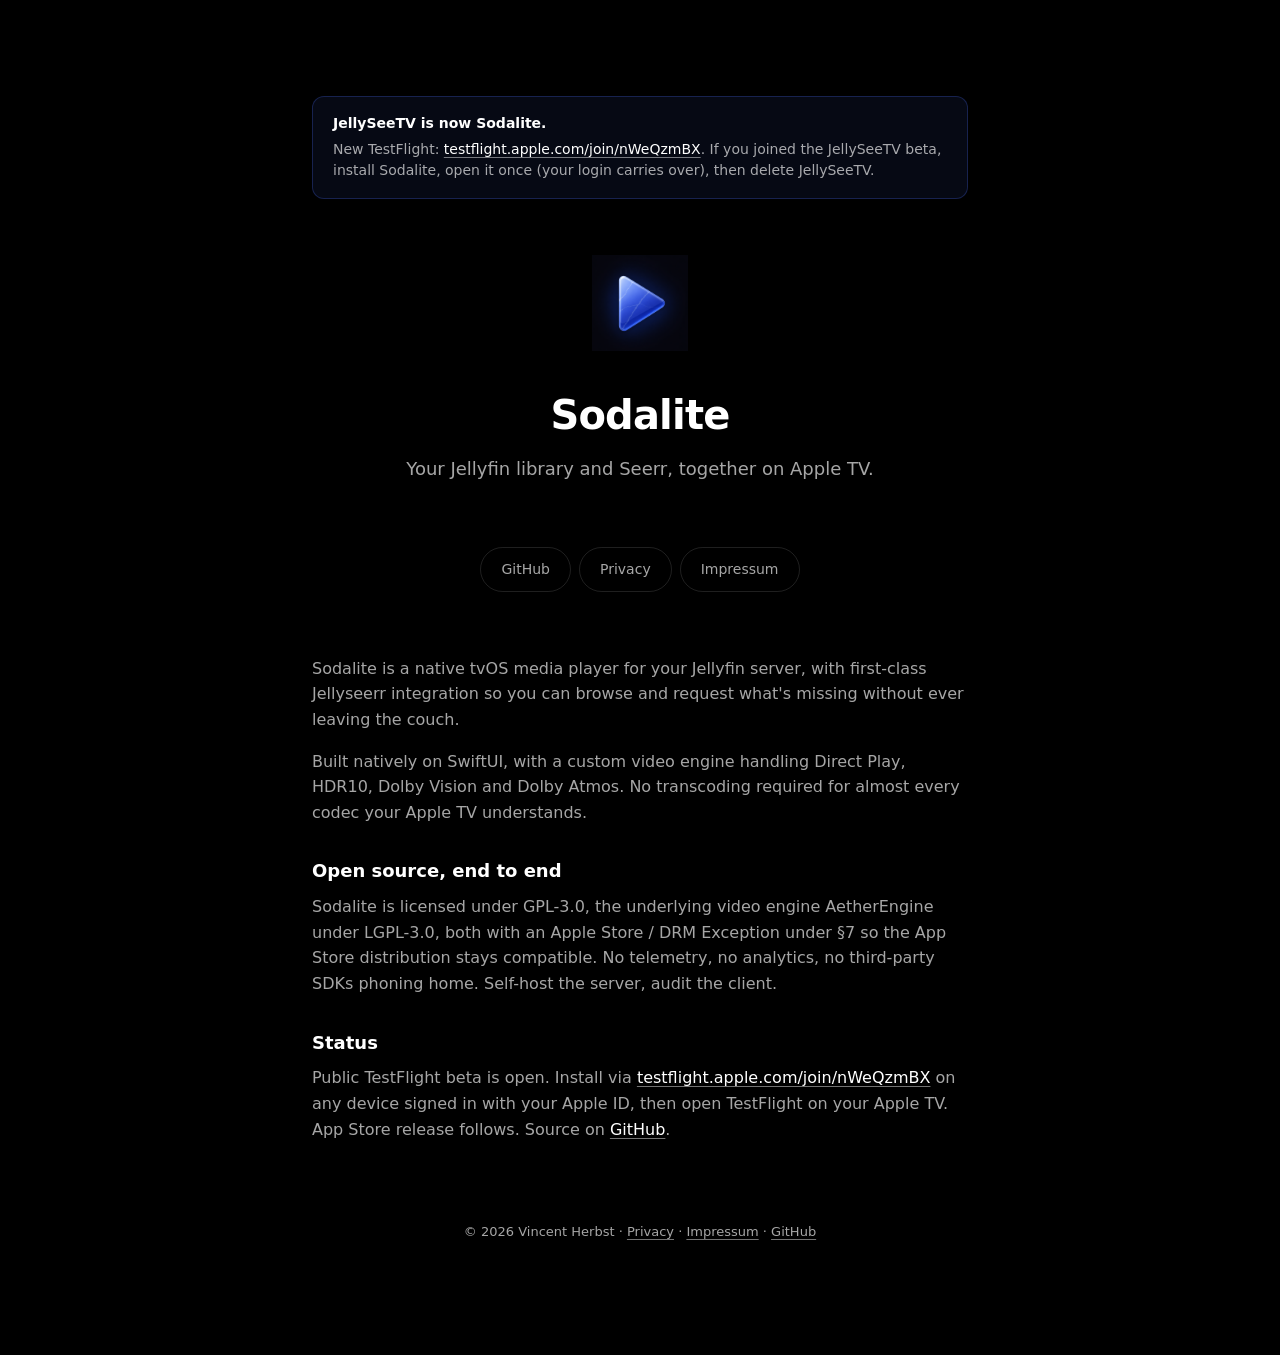
<file: index.html>
<!DOCTYPE html>
<html lang="en">
<head>
    <meta charset="UTF-8">
    <meta name="viewport" content="width=device-width, initial-scale=1.0">
    <title>Sodalite</title>
    <meta name="description" content="Native Jellyfin client for Apple TV with built-in Seerr requests. Direct Play, real HDR10 / Dolby Vision, real Dolby Atmos.">
    <link rel="stylesheet" href="style.css">
</head>
<body>
    <main>
        <aside class="rename-banner">
            <strong>JellySeeTV is now Sodalite.</strong>
            New TestFlight: <a href="https://testflight.apple.com/join/nWeQzmBX">testflight.apple.com/join/nWeQzmBX</a>.
            If you joined the JellySeeTV beta, install Sodalite, open it once (your login carries over), then delete JellySeeTV.
        </aside>

        <header>
            <img src="logo.png" alt="Sodalite">
            <h1>Sodalite</h1>
            <p class="tagline">Your Jellyfin library and Seerr, together on Apple TV.</p>
        </header>

        <nav>
            <a href="https://github.com/superuser404notfound/Sodalite">GitHub</a>
            <a href="privacy.html">Privacy</a>
            <a href="imprint.html">Impressum</a>
        </nav>

        <p>Sodalite is a native tvOS media player for your Jellyfin server, with first-class Jellyseerr integration so you can browse and request what's missing without ever leaving the couch.</p>

        <p>Built natively on SwiftUI, with a custom video engine handling Direct Play, HDR10, Dolby Vision and Dolby Atmos. No transcoding required for almost every codec your Apple TV understands.</p>

        <h3>Open source, end to end</h3>
        <p>Sodalite is licensed under GPL-3.0, the underlying video engine AetherEngine under LGPL-3.0, both with an Apple Store / DRM Exception under §7 so the App Store distribution stays compatible. No telemetry, no analytics, no third-party SDKs phoning home. Self-host the server, audit the client.</p>

        <h3>Status</h3>
        <p>Public TestFlight beta is open. Install via <a href="https://testflight.apple.com/join/nWeQzmBX">testflight.apple.com/join/nWeQzmBX</a> on any device signed in with your Apple ID, then open TestFlight on your Apple TV. App Store release follows. Source on <a href="https://github.com/superuser404notfound/Sodalite">GitHub</a>.</p>

        <footer>
            <p>&copy; 2026 Vincent Herbst &middot; <a href="privacy.html">Privacy</a> &middot; <a href="imprint.html">Impressum</a> &middot; <a href="https://github.com/superuser404notfound/Sodalite">GitHub</a></p>
        </footer>
    </main>
</body>
</html>
</file>
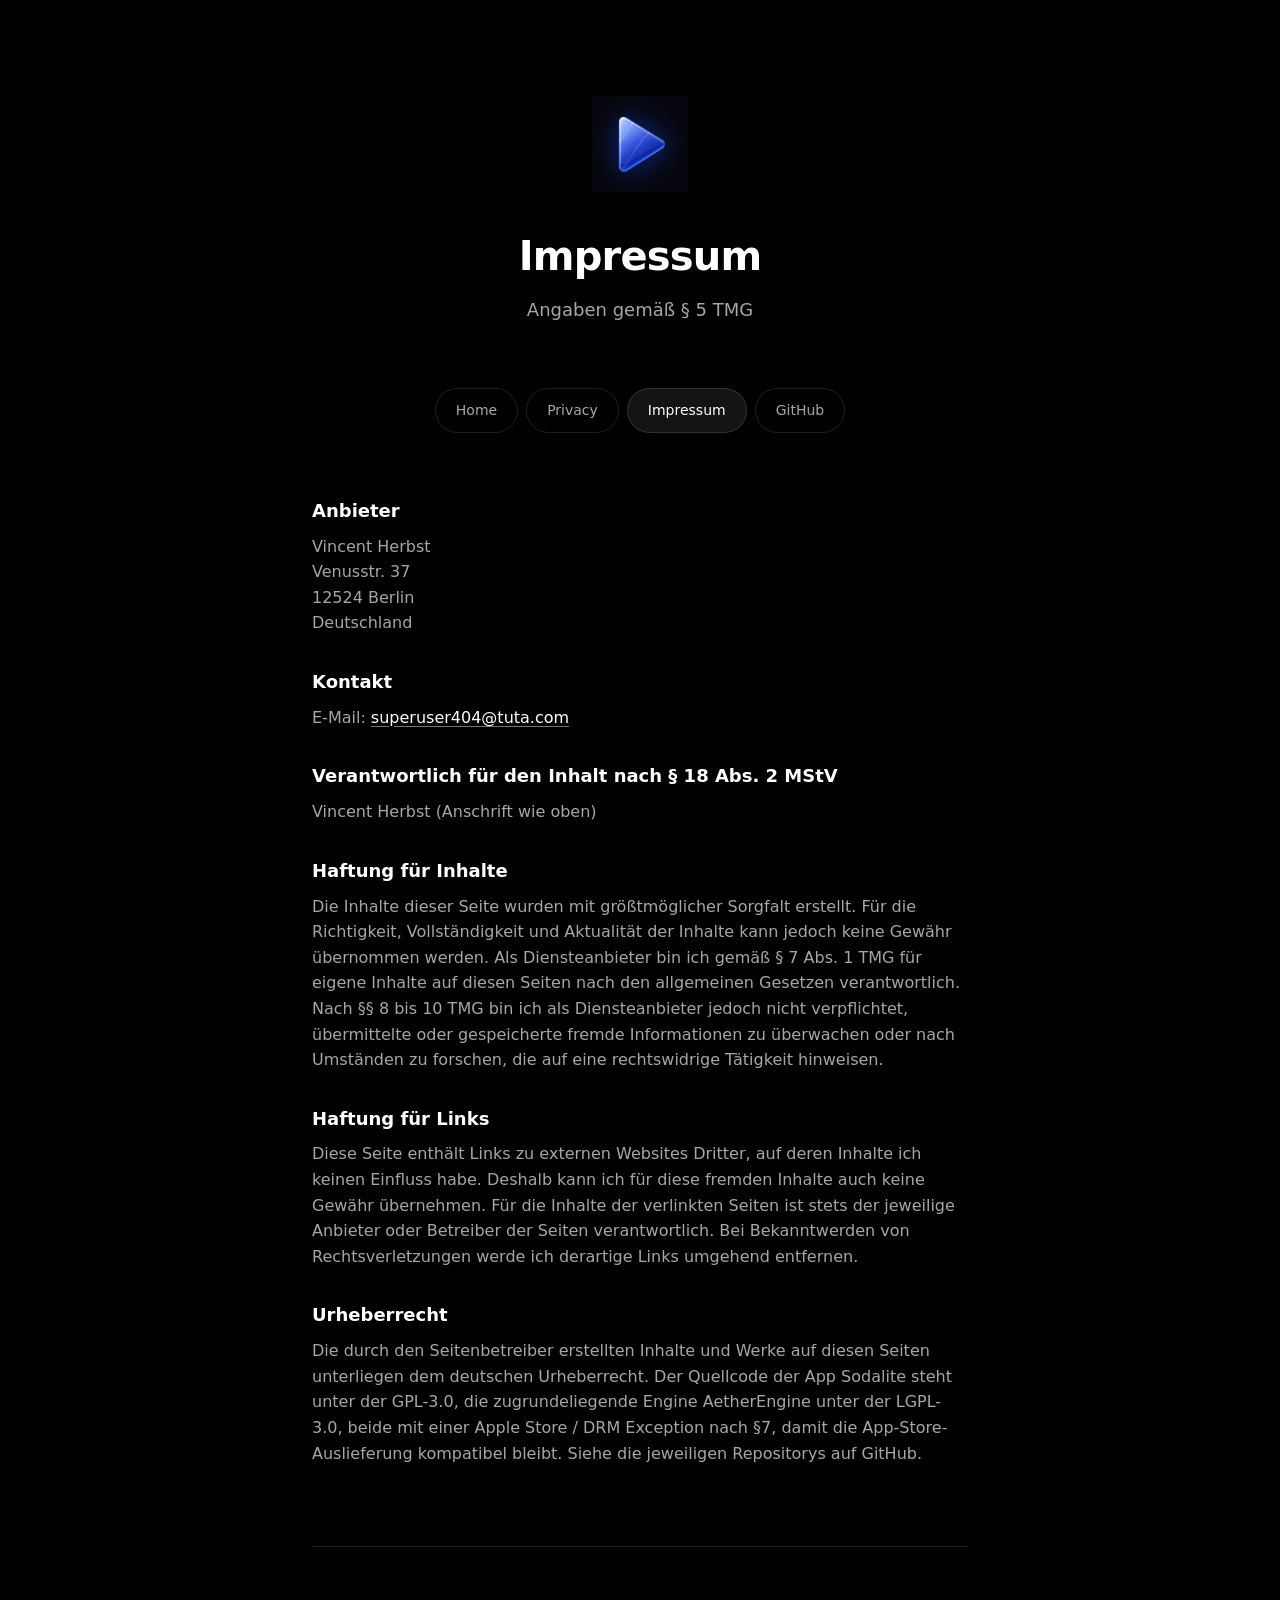
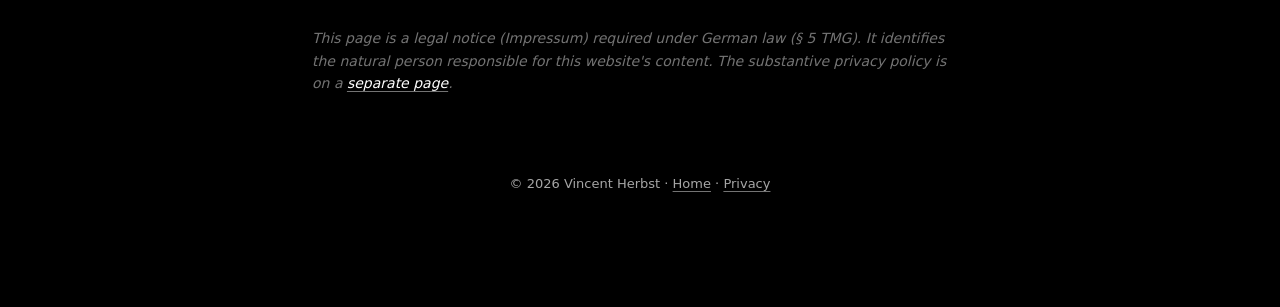
<file: imprint.html>
<!DOCTYPE html>
<html lang="de">
<head>
    <meta charset="UTF-8">
    <meta name="viewport" content="width=device-width, initial-scale=1.0">
    <title>Impressum | Sodalite</title>
    <link rel="stylesheet" href="style.css">
</head>
<body>
    <main>
        <header>
            <img src="logo.png" alt="Sodalite">
            <h1>Impressum</h1>
            <p class="tagline">Angaben gemäß § 5 TMG</p>
        </header>

        <nav>
            <a href="index.html">Home</a>
            <a href="privacy.html">Privacy</a>
            <a href="imprint.html" class="active">Impressum</a>
            <a href="https://github.com/superuser404notfound/Sodalite">GitHub</a>
        </nav>

        <h3>Anbieter</h3>
        <p>
            Vincent Herbst<br>
            Venusstr. 37<br>
            12524 Berlin<br>
            Deutschland
        </p>

        <h3>Kontakt</h3>
        <p>
            E-Mail: <a href="mailto:superuser404@tuta.com">superuser404@tuta.com</a>
        </p>

        <h3>Verantwortlich für den Inhalt nach § 18 Abs. 2 MStV</h3>
        <p>Vincent Herbst (Anschrift wie oben)</p>

        <h3>Haftung für Inhalte</h3>
        <p>Die Inhalte dieser Seite wurden mit größtmöglicher Sorgfalt erstellt. Für die Richtigkeit, Vollständigkeit und Aktualität der Inhalte kann jedoch keine Gewähr übernommen werden. Als Diensteanbieter bin ich gemäß § 7 Abs. 1 TMG für eigene Inhalte auf diesen Seiten nach den allgemeinen Gesetzen verantwortlich. Nach §§ 8 bis 10 TMG bin ich als Diensteanbieter jedoch nicht verpflichtet, übermittelte oder gespeicherte fremde Informationen zu überwachen oder nach Umständen zu forschen, die auf eine rechtswidrige Tätigkeit hinweisen.</p>

        <h3>Haftung für Links</h3>
        <p>Diese Seite enthält Links zu externen Websites Dritter, auf deren Inhalte ich keinen Einfluss habe. Deshalb kann ich für diese fremden Inhalte auch keine Gewähr übernehmen. Für die Inhalte der verlinkten Seiten ist stets der jeweilige Anbieter oder Betreiber der Seiten verantwortlich. Bei Bekanntwerden von Rechtsverletzungen werde ich derartige Links umgehend entfernen.</p>

        <h3>Urheberrecht</h3>
        <p>Die durch den Seitenbetreiber erstellten Inhalte und Werke auf diesen Seiten unterliegen dem deutschen Urheberrecht. Der Quellcode der App Sodalite steht unter der GPL-3.0, die zugrundeliegende Engine AetherEngine unter der LGPL-3.0, beide mit einer Apple Store / DRM Exception nach §7, damit die App-Store-Auslieferung kompatibel bleibt. Siehe die jeweiligen Repositorys auf GitHub.</p>

        <hr>

        <p class="muted"><em>This page is a legal notice (Impressum) required under German law (§ 5 TMG). It identifies the natural person responsible for this website's content. The substantive privacy policy is on a <a href="privacy.html">separate page</a>.</em></p>

        <footer>
            <p>&copy; 2026 Vincent Herbst &middot; <a href="index.html">Home</a> &middot; <a href="privacy.html">Privacy</a></p>
        </footer>
    </main>
</body>
</html>
</file>
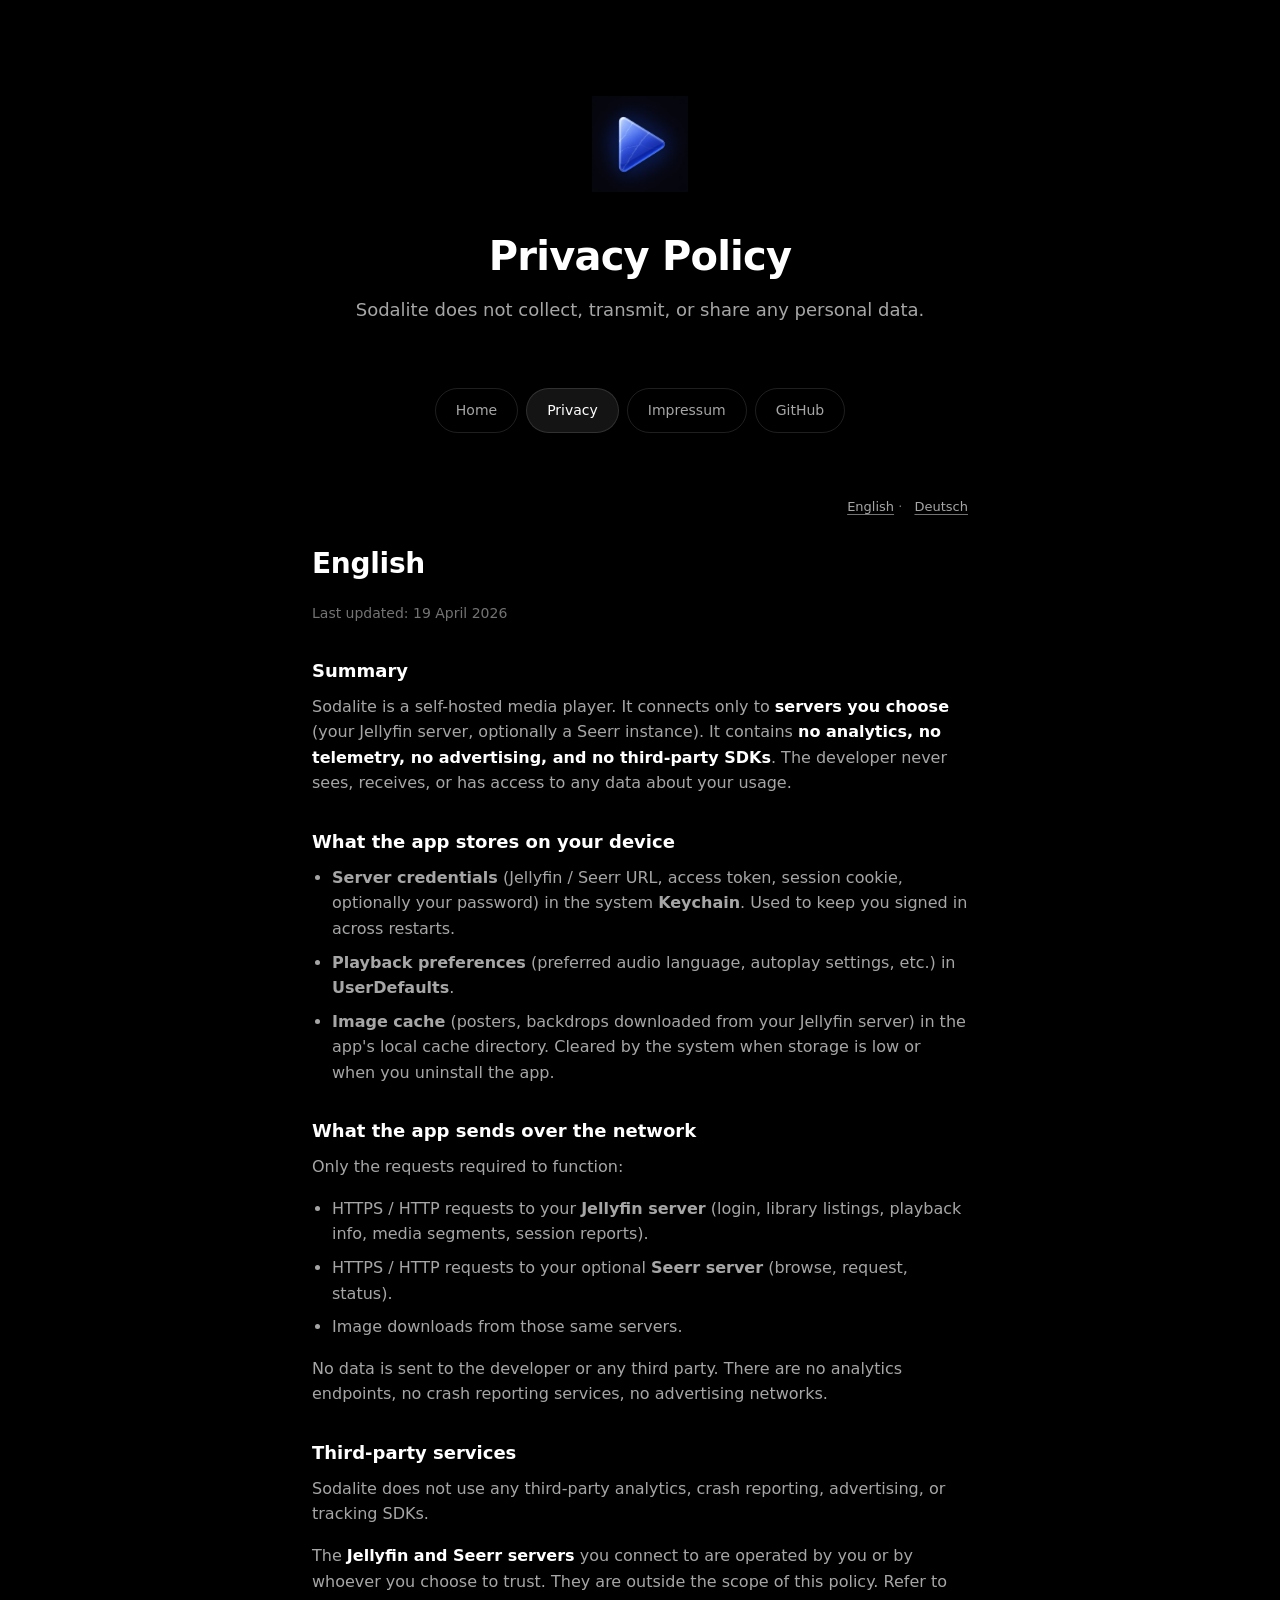
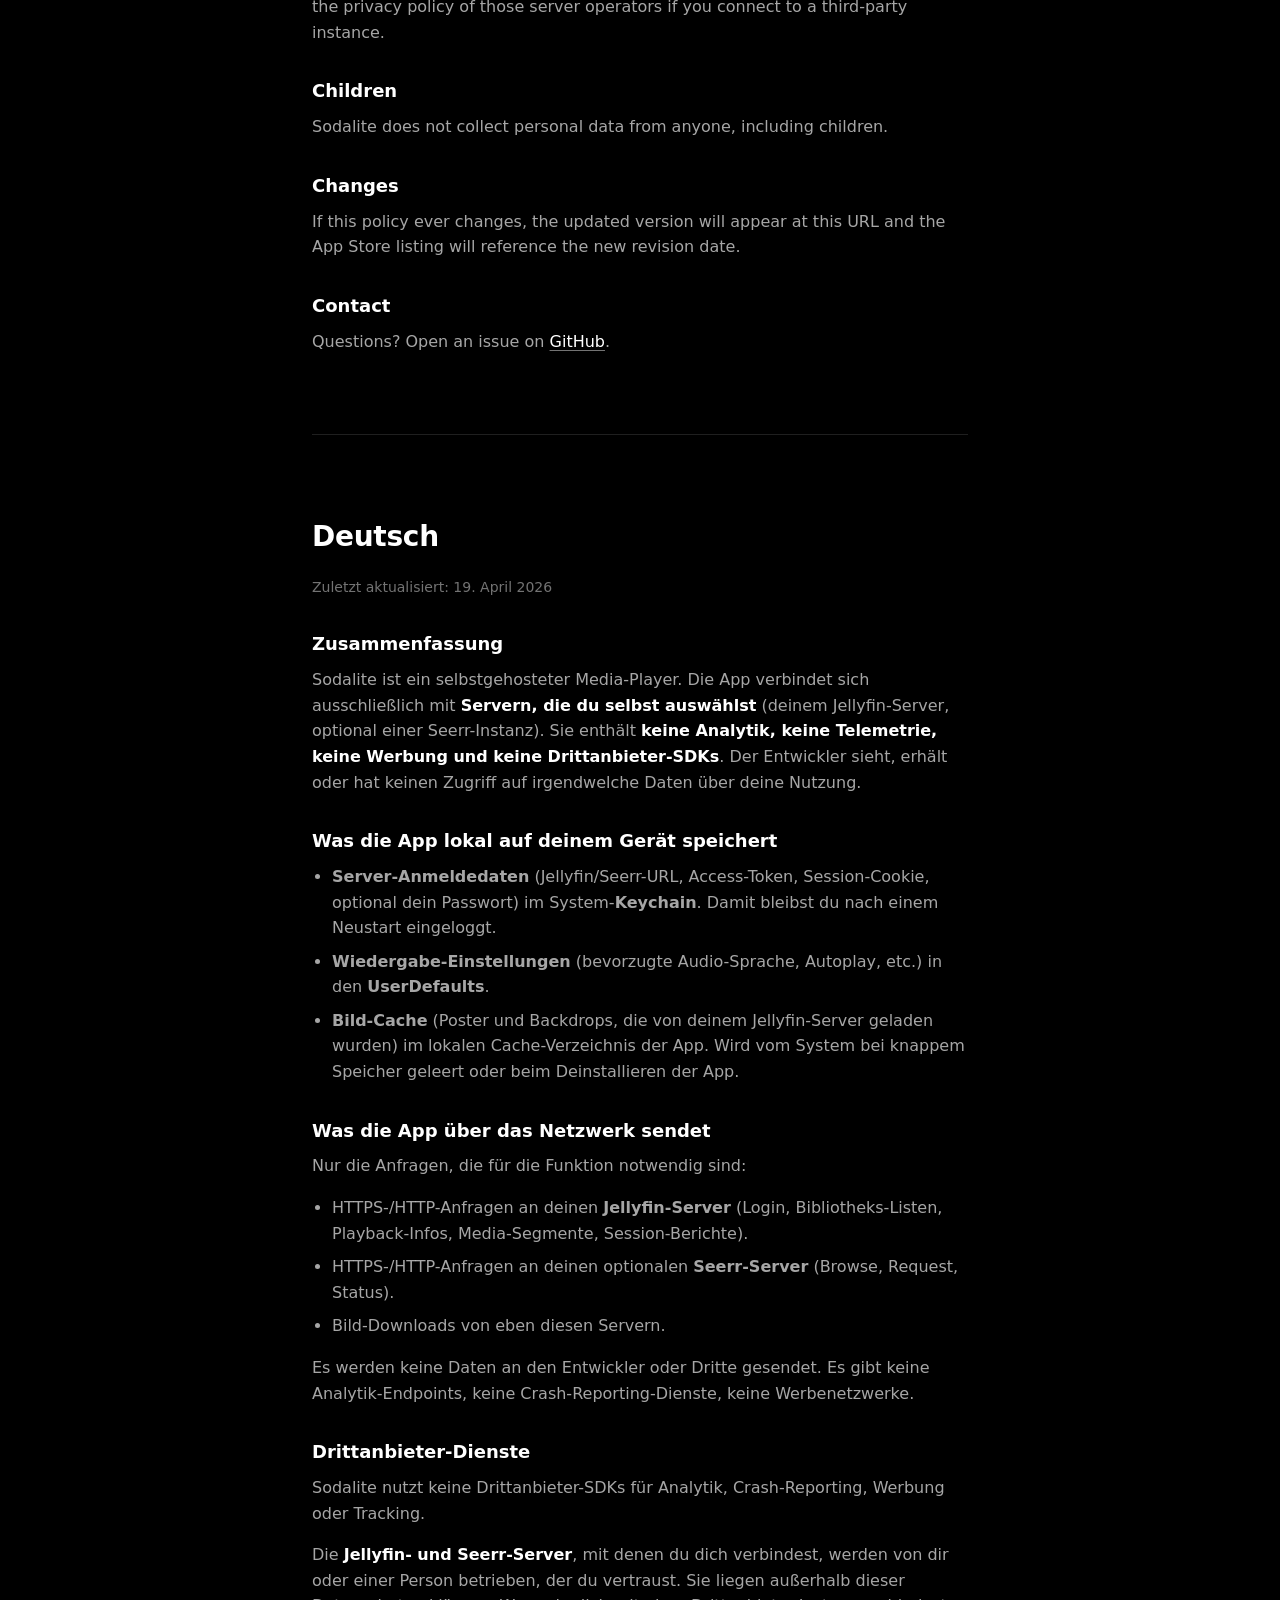
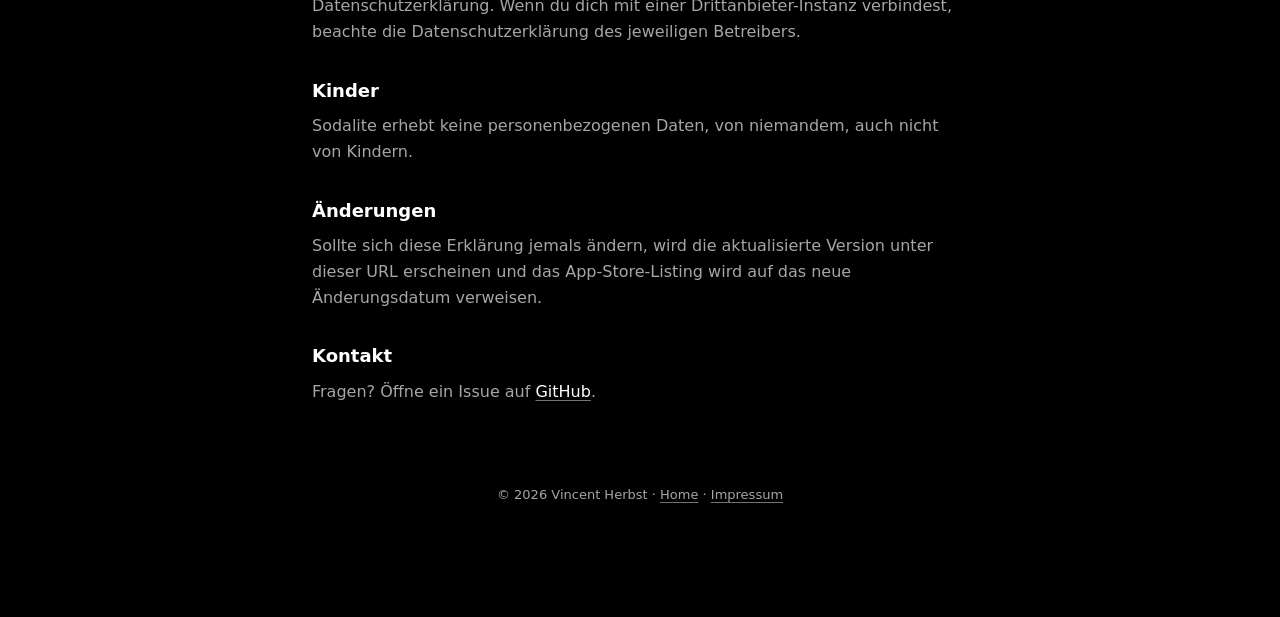
<file: privacy.html>
<!DOCTYPE html>
<html lang="en">
<head>
    <meta charset="UTF-8">
    <meta name="viewport" content="width=device-width, initial-scale=1.0">
    <title>Privacy Policy | Sodalite</title>
    <link rel="stylesheet" href="style.css">
</head>
<body>
    <main>
        <header>
            <img src="logo.png" alt="Sodalite">
            <h1>Privacy Policy</h1>
            <p class="tagline">Sodalite does not collect, transmit, or share any personal data.</p>
        </header>

        <nav>
            <a href="index.html">Home</a>
            <a href="privacy.html" class="active">Privacy</a>
            <a href="imprint.html">Impressum</a>
            <a href="https://github.com/superuser404notfound/Sodalite">GitHub</a>
        </nav>

        <p class="lang-switch">
            <a href="#en">English</a> &middot; <a href="#de">Deutsch</a>
        </p>

        <section id="en">
            <h2>English</h2>
            <p class="muted">Last updated: 19 April 2026</p>

            <h3>Summary</h3>
            <p>Sodalite is a self-hosted media player. It connects only to <strong>servers you choose</strong> (your Jellyfin server, optionally a Seerr instance). It contains <strong>no analytics, no telemetry, no advertising, and no third-party SDKs</strong>. The developer never sees, receives, or has access to any data about your usage.</p>

            <h3>What the app stores on your device</h3>
            <ul>
                <li><strong>Server credentials</strong> (Jellyfin / Seerr URL, access token, session cookie, optionally your password) in the system <strong>Keychain</strong>. Used to keep you signed in across restarts.</li>
                <li><strong>Playback preferences</strong> (preferred audio language, autoplay settings, etc.) in <strong>UserDefaults</strong>.</li>
                <li><strong>Image cache</strong> (posters, backdrops downloaded from your Jellyfin server) in the app's local cache directory. Cleared by the system when storage is low or when you uninstall the app.</li>
            </ul>

            <h3>What the app sends over the network</h3>
            <p>Only the requests required to function:</p>
            <ul>
                <li>HTTPS / HTTP requests to your <strong>Jellyfin server</strong> (login, library listings, playback info, media segments, session reports).</li>
                <li>HTTPS / HTTP requests to your optional <strong>Seerr server</strong> (browse, request, status).</li>
                <li>Image downloads from those same servers.</li>
            </ul>
            <p>No data is sent to the developer or any third party. There are no analytics endpoints, no crash reporting services, no advertising networks.</p>

            <h3>Third-party services</h3>
            <p>Sodalite does not use any third-party analytics, crash reporting, advertising, or tracking SDKs.</p>
            <p>The <strong>Jellyfin and Seerr servers</strong> you connect to are operated by you or by whoever you choose to trust. They are outside the scope of this policy. Refer to the privacy policy of those server operators if you connect to a third-party instance.</p>

            <h3>Children</h3>
            <p>Sodalite does not collect personal data from anyone, including children.</p>

            <h3>Changes</h3>
            <p>If this policy ever changes, the updated version will appear at this URL and the App Store listing will reference the new revision date.</p>

            <h3>Contact</h3>
            <p>Questions? Open an issue on <a href="https://github.com/superuser404notfound/Sodalite/issues">GitHub</a>.</p>
        </section>

        <hr>

        <section id="de">
            <h2>Deutsch</h2>
            <p class="muted">Zuletzt aktualisiert: 19. April 2026</p>

            <h3>Zusammenfassung</h3>
            <p>Sodalite ist ein selbstgehosteter Media-Player. Die App verbindet sich ausschließlich mit <strong>Servern, die du selbst auswählst</strong> (deinem Jellyfin-Server, optional einer Seerr-Instanz). Sie enthält <strong>keine Analytik, keine Telemetrie, keine Werbung und keine Drittanbieter-SDKs</strong>. Der Entwickler sieht, erhält oder hat keinen Zugriff auf irgendwelche Daten über deine Nutzung.</p>

            <h3>Was die App lokal auf deinem Gerät speichert</h3>
            <ul>
                <li><strong>Server-Anmeldedaten</strong> (Jellyfin/Seerr-URL, Access-Token, Session-Cookie, optional dein Passwort) im System-<strong>Keychain</strong>. Damit bleibst du nach einem Neustart eingeloggt.</li>
                <li><strong>Wiedergabe-Einstellungen</strong> (bevorzugte Audio-Sprache, Autoplay, etc.) in den <strong>UserDefaults</strong>.</li>
                <li><strong>Bild-Cache</strong> (Poster und Backdrops, die von deinem Jellyfin-Server geladen wurden) im lokalen Cache-Verzeichnis der App. Wird vom System bei knappem Speicher geleert oder beim Deinstallieren der App.</li>
            </ul>

            <h3>Was die App über das Netzwerk sendet</h3>
            <p>Nur die Anfragen, die für die Funktion notwendig sind:</p>
            <ul>
                <li>HTTPS-/HTTP-Anfragen an deinen <strong>Jellyfin-Server</strong> (Login, Bibliotheks-Listen, Playback-Infos, Media-Segmente, Session-Berichte).</li>
                <li>HTTPS-/HTTP-Anfragen an deinen optionalen <strong>Seerr-Server</strong> (Browse, Request, Status).</li>
                <li>Bild-Downloads von eben diesen Servern.</li>
            </ul>
            <p>Es werden keine Daten an den Entwickler oder Dritte gesendet. Es gibt keine Analytik-Endpoints, keine Crash-Reporting-Dienste, keine Werbenetzwerke.</p>

            <h3>Drittanbieter-Dienste</h3>
            <p>Sodalite nutzt keine Drittanbieter-SDKs für Analytik, Crash-Reporting, Werbung oder Tracking.</p>
            <p>Die <strong>Jellyfin- und Seerr-Server</strong>, mit denen du dich verbindest, werden von dir oder einer Person betrieben, der du vertraust. Sie liegen außerhalb dieser Datenschutzerklärung. Wenn du dich mit einer Drittanbieter-Instanz verbindest, beachte die Datenschutzerklärung des jeweiligen Betreibers.</p>

            <h3>Kinder</h3>
            <p>Sodalite erhebt keine personenbezogenen Daten, von niemandem, auch nicht von Kindern.</p>

            <h3>Änderungen</h3>
            <p>Sollte sich diese Erklärung jemals ändern, wird die aktualisierte Version unter dieser URL erscheinen und das App-Store-Listing wird auf das neue Änderungsdatum verweisen.</p>

            <h3>Kontakt</h3>
            <p>Fragen? Öffne ein Issue auf <a href="https://github.com/superuser404notfound/Sodalite/issues">GitHub</a>.</p>
        </section>

        <footer>
            <p>&copy; 2026 Vincent Herbst &middot; <a href="index.html">Home</a> &middot; <a href="imprint.html">Impressum</a></p>
        </footer>
    </main>
</body>
</html>
</file>
<file: style.css>
:root {
    color-scheme: dark;
    --bg: #000;
    --fg: #fff;
    --fg-dim: rgba(255, 255, 255, 0.65);
    --fg-muted: rgba(255, 255, 255, 0.45);
    --accent: rgba(255, 255, 255, 0.08);
    --border: rgba(255, 255, 255, 0.12);
    --max-width: 720px;
}

* {
    box-sizing: border-box;
}

html, body {
    margin: 0;
    padding: 0;
    background: var(--bg);
    color: var(--fg);
    font-family: -apple-system, BlinkMacSystemFont, "SF Pro Text", "Segoe UI", system-ui, sans-serif;
    font-size: 16px;
    line-height: 1.6;
    -webkit-font-smoothing: antialiased;
    -moz-osx-font-smoothing: grayscale;
}

main {
    max-width: var(--max-width);
    margin: 0 auto;
    padding: 96px 32px 96px;
}

aside.rename-banner {
    background: rgba(74, 110, 255, 0.08);
    border: 1px solid rgba(74, 110, 255, 0.25);
    border-radius: 12px;
    padding: 16px 20px;
    margin-bottom: 56px;
    color: var(--fg-dim);
    font-size: 14px;
    line-height: 1.55;
}

aside.rename-banner strong {
    color: var(--fg);
    display: block;
    margin-bottom: 4px;
}

header {
    text-align: center;
    margin-bottom: 64px;
}

header img {
    width: 96px;
    height: 96px;
    margin-bottom: 24px;
}

header h1 {
    font-size: 40px;
    font-weight: 700;
    letter-spacing: -0.02em;
    margin: 0 0 8px;
}

header p.tagline {
    color: var(--fg-dim);
    font-size: 18px;
    margin: 0;
}

nav {
    display: flex;
    justify-content: center;
    gap: 8px;
    flex-wrap: wrap;
    margin-bottom: 64px;
}

nav a {
    color: var(--fg-dim);
    text-decoration: none;
    padding: 10px 20px;
    border-radius: 999px;
    border: 1px solid var(--border);
    font-size: 14px;
    font-weight: 500;
    transition: background 0.2s, color 0.2s;
}

nav a:hover, nav a.active {
    background: var(--accent);
    color: var(--fg);
}

h2 {
    font-size: 28px;
    font-weight: 600;
    letter-spacing: -0.01em;
    margin: 56px 0 16px;
}

h3 {
    font-size: 18px;
    font-weight: 600;
    margin: 32px 0 8px;
    color: var(--fg);
}

h2:first-of-type {
    margin-top: 0;
}

p {
    margin: 0 0 16px;
    color: var(--fg-dim);
}

p strong {
    color: var(--fg);
    font-weight: 600;
}

ul {
    color: var(--fg-dim);
    padding-left: 20px;
    margin: 0 0 16px;
}

ul li {
    margin-bottom: 8px;
}

a {
    color: var(--fg);
    text-decoration: underline;
    text-underline-offset: 3px;
    text-decoration-color: var(--fg-muted);
}

a:hover {
    text-decoration-color: var(--fg);
}

.lang-switch {
    text-align: right;
    margin-bottom: 24px;
    color: var(--fg-muted);
    font-size: 13px;
}

.lang-switch a {
    color: var(--fg-dim);
    margin-left: 8px;
}

.muted {
    color: var(--fg-muted);
    font-size: 14px;
}

hr {
    border: none;
    border-top: 1px solid var(--border);
    margin: 80px 0;
}

footer {
    text-align: center;
    color: var(--fg-muted);
    font-size: 13px;
    margin-top: 80px;
}

footer a {
    color: var(--fg-dim);
}
</file>
